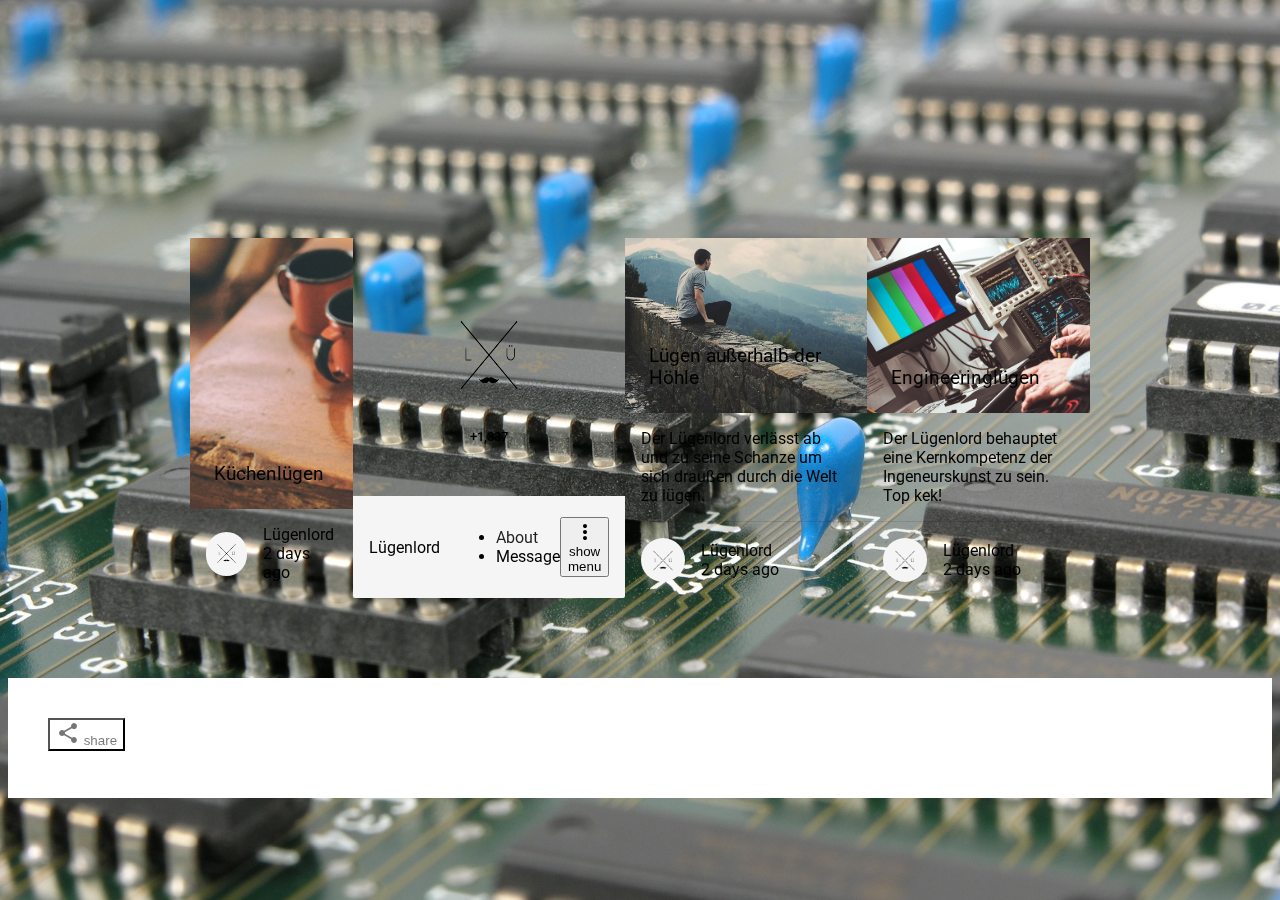
<file: index.html>
<!doctype html>
<!--
  Material Design Lite
  Copyright 2015 Google Inc. All rights reserved.

  Licensed under the Apache License, Version 2.0 (the "License");
  you may not use this file except in compliance with the License.
  You may obtain a copy of the License at

      https://www.apache.org/licenses/LICENSE-2.0

  Unless required by applicable law or agreed to in writing, software
  distributed under the License is distributed on an "AS IS" BASIS,
  WITHOUT WARRANTIES OR CONDITIONS OF ANY KIND, either express or implied.
  See the License for the specific language governing permissions and
  limitations under the License
-->
<html lang="en">
  <head>
    <meta charset="utf-8">
    <meta http-equiv="X-UA-Compatible" content="IE=edge">
    <meta name="description" content="A front-end template that helps you build fast, modern mobile web apps.">
    <meta name="viewport" content="width=device-width, initial-scale=1.0, minimum-scale=1.0">
    <title>Material Design Lite</title>

    <!-- Add to homescreen for Chrome on Android -->
    <meta name="mobile-web-app-capable" content="yes">
    <!--<link rel="icon" sizes="192x192" href="images/android-desktop.png">-->
    <link rel="icon" sizes="192x192" href="images/hipster.png">

    <!-- Add to homescreen for Safari on iOS -->
    <meta name="apple-mobile-web-app-capable" content="yes">
    <meta name="apple-mobile-web-app-status-bar-style" content="black">
    <meta name="apple-mobile-web-app-title" content="Material Design Lite">
    <link rel="apple-touch-icon-precomposed" href="images/ios-desktop.png">

    <!-- Tile icon for Win8 (144x144 + tile color) -->
    <meta name="msapplication-TileImage" content="images/touch/ms-touch-icon-144x144-precomposed.png">
    <meta name="msapplication-TileColor" content="#3372DF">

    <link rel="shortcut icon" href="images/favicon.png">

    <!-- SEO: If your mobile URL is different from the desktop URL, add a canonical link to the desktop page https://developers.google.com/webmasters/smartphone-sites/feature-phones -->
    <!--
    <link rel="canonical" href="http://www.example.com/">
    -->

    <link rel="stylesheet" href="https://fonts.googleapis.com/css?family=Roboto:regular,bold,italic,thin,light,bolditalic,black,medium&amp;lang=en">
    <link rel="stylesheet" href="https://fonts.googleapis.com/icon?family=Material+Icons">
    <link rel="stylesheet" href="https://code.getmdl.io/1.2.1/material.grey-orange.min.css">
    <link rel="stylesheet" href="style.css">
    <style>
    #view-source {
      position: fixed;
      display: block;
      right: 0;
      bottom: 0;
      margin-right: 40px;
      margin-bottom: 40px;
      z-index: 900;
    }
    </style>
  </head>
  <body>
    <div class="demo-blog mdl-layout mdl-js-layout has-drawer is-upgraded">
      <main class="mdl-layout__content">
        <div class="demo-blog__posts mdl-grid">
          <div class="mdl-card coffee-pic mdl-cell mdl-cell--8-col">
            <div class="mdl-card__media mdl-color-text--grey-50">
              <h3><a href="kitchen.html">Küchenlügen</a></h3>
            </div>
            <div class="mdl-card__supporting-text meta mdl-color-text--grey-600">
              <div class="minilogo"></div>
              <div>
                <strong>Lügenlord</strong>
                <span>2 days ago</span>
              </div>
            </div>
          </div>
          <div class="mdl-card something-else mdl-cell mdl-cell--8-col mdl-cell--4-col-desktop">
            <div class="mdl-card__media mdl-color--white mdl-color-text--grey-600">
              <img src="images/hipster.png">
              +1,337
            </div>
            <div class="mdl-card__supporting-text meta meta--fill mdl-color-text--grey-600">
              <div>
                <strong>Lügenlord</strong>
              </div>
              <ul class="mdl-menu mdl-js-menu mdl-menu--bottom-right mdl-js-ripple-effect" for="menubtn">
                <li class="mdl-menu__item"><a href="https://www.youtube.com/watch?v=kaZLhgkvqRU">About</a></li>
                <li class="mdl-menu__item">Message</li>
              </ul>
              <button id="menubtn" class="mdl-button mdl-js-button mdl-js-ripple-effect mdl-button--icon">
                <i class="material-icons" role="presentation">more_vert</i>
                <span class="visuallyhidden">show menu</span>
              </button>
            </div>
          </div>
          <div class="mdl-card on-the-road-again mdl-cell mdl-cell--12-col">
            <div class="mdl-card__media mdl-color-text--grey-50">
              <h3><a href="outside.html">Lügen außerhalb der Höhle</a></h3>
            </div>
            <div class="mdl-color-text--grey-600 mdl-card__supporting-text">
              Der Lügenlord verlässt ab und zu seine Schanze um sich draußen durch die Welt zu lügen.
            </div>
            <div class="mdl-card__supporting-text meta mdl-color-text--grey-600">
              <div class="minilogo"></div>
              <div>
                <strong>Lügenlord</strong>
                <span>2 days ago</span>
              </div>
            </div>
          </div>
          <div class="mdl-card shopping mdl-cell mdl-cell--12-col">
            <div class="mdl-card__media mdl-color-text--grey-50">
              <h3><a href="engineering.html">Engineeringlügen</a></h3>
            </div>
            <div class="mdl-card__supporting-text mdl-color-text--grey-600">
              Der Lügenlord behauptet eine Kernkompetenz der Ingeneurskunst zu sein. Top kek!
            </div>
            <div class="mdl-card__supporting-text meta mdl-color-text--grey-600">
              <div class="minilogo"></div>
              <div>
                <strong>Lügenlord</strong>
                <span>2 days ago</span>
              </div>
            </div>
          </div>
        </div>
        <footer class="mdl-mini-footer">
          <div class="mdl-mini-footer--left-section">
            <!--<button class="mdl-mini-footer--social-btn social-btn social-btn__twitter">
            <!--  <span class="visuallyhidden">Twitter</span>
            <!--</button>
            <!--<button class="mdl-mini-footer--social-btn social-btn social-btn__blogger">
            <!--  <span class="visuallyhidden">Facebook</span>
            <!--</button>
            <!--<button class="mdl-mini-footer--social-btn social-btn social-btn__gplus">
            <!--  <span class="visuallyhidden">Google Plus</span>
            <!--</button>-->
          </div>
          <div class="mdl-mini-footer--right-section">
            <button class="mdl-mini-footer--social-btn social-btn__share">
              <i class="material-icons" role="presentation">share</i>
              <span class="visuallyhidden">share</span>
            </button>
          </div>
        </footer>
      </main>
      <div class="mdl-layout__obfuscator"></div>
    </div>
    <script src="https://code.getmdl.io/1.2.1/material.min.js"></script>
  </body>
  <script>
    Array.prototype.forEach.call(document.querySelectorAll('.mdl-card__media'), function(el) {
      var link = el.querySelector('a');
      if(!link) {
        return;
      }
      var target = link.getAttribute('href');
      if(!target) {
        return;
      }
      el.addEventListener('click', function() {
        location.href = target;
      });
    });
  </script>
</html>
</file>
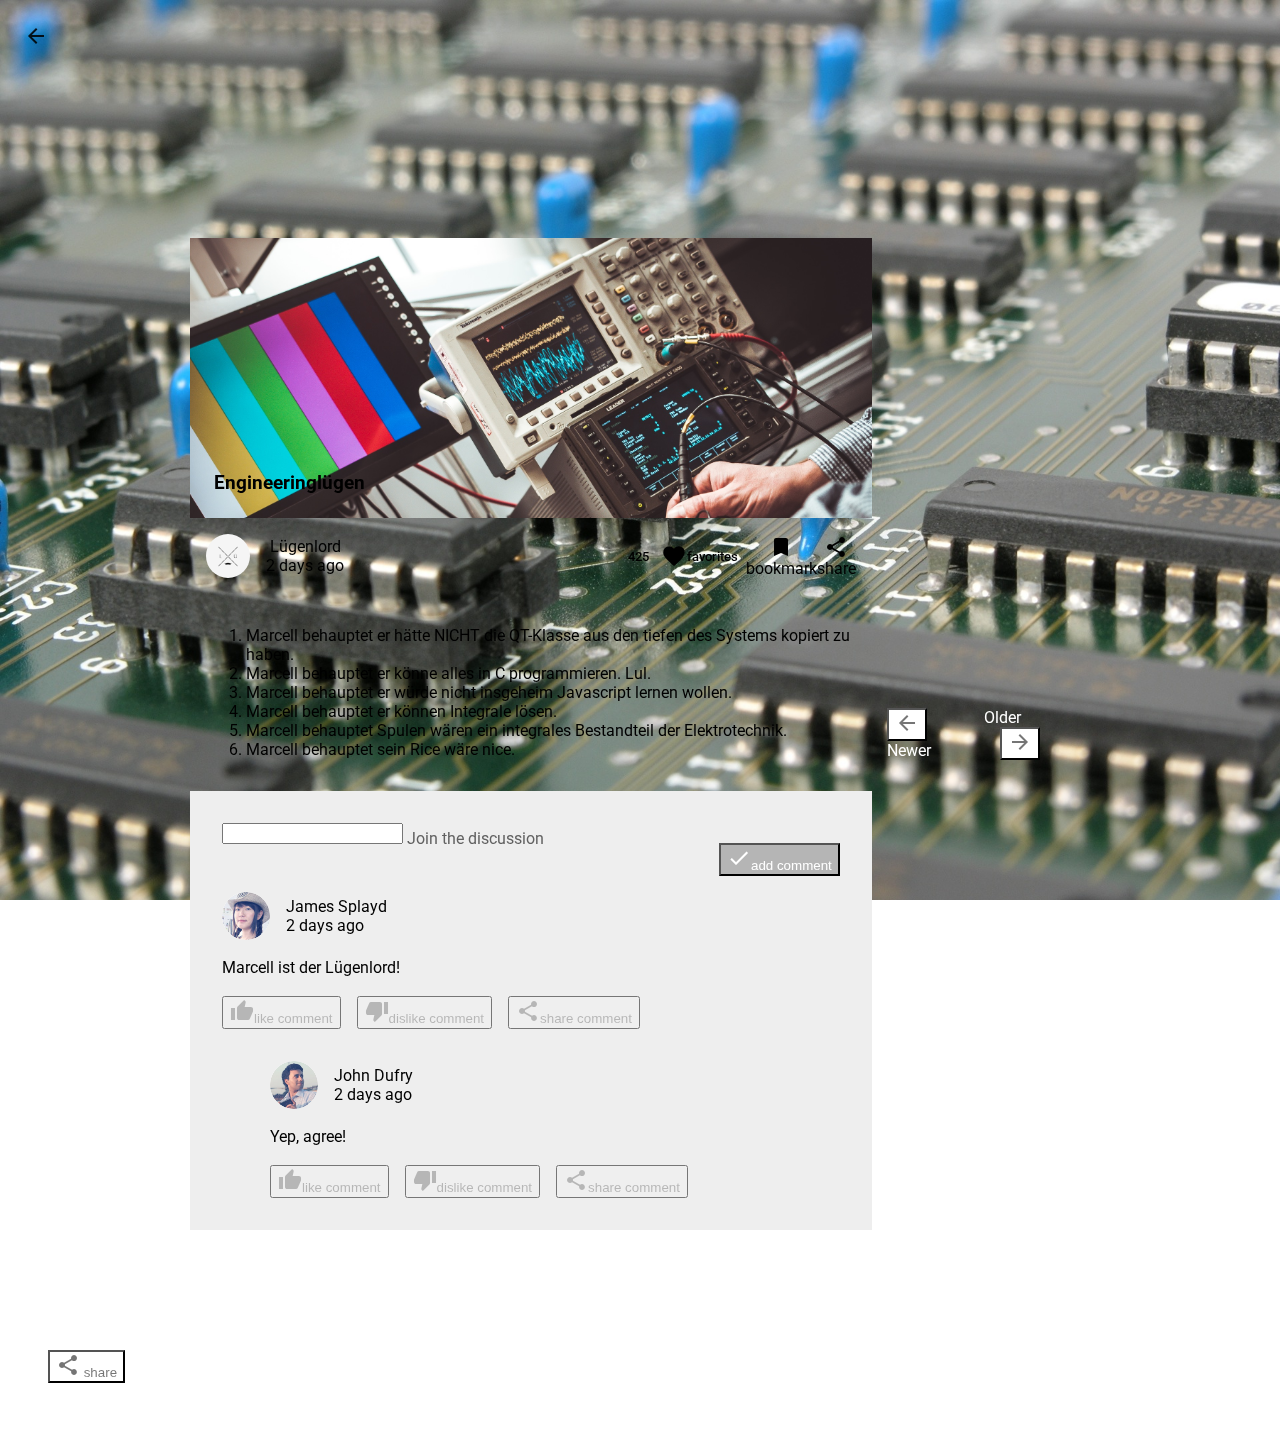
<file: engineering.html>
<!doctype html>
<!--
  Material Design Lite
  Copyright 2015 Google Inc. All rights reserved.

  Licensed under the Apache License, Version 2.0 (the "License");
  you may not use this file except in compliance with the License.
  You may obtain a copy of the License at

      https://www.apache.org/licenses/LICENSE-2.0

  Unless required by applicable law or agreed to in writing, software
  distributed under the License is distributed on an "AS IS" BASIS,
  WITHOUT WARRANTIES OR CONDITIONS OF ANY KIND, either express or implied.
  See the License for the specific language governing permissions and
  limitations under the License
-->
<html lang="en">
  <head>
    <meta charset="utf-8">
    <meta http-equiv="X-UA-Compatible" content="IE=edge">
    <meta name="description" content="A front-end template that helps you build fast, modern mobile web apps.">
    <meta name="viewport" content="width=device-width, initial-scale=1.0, minimum-scale=1.0">
    <title>Material Design Lite</title>

    <!-- Add to homescreen for Chrome on Android -->
    <meta name="mobile-web-app-capable" content="yes">
    <link rel="icon" sizes="192x192" href="images/touch/chrome-touch-icon-192x192.png">

    <!-- Add to homescreen for Safari on iOS -->
    <meta name="apple-mobile-web-app-capable" content="yes">
    <meta name="apple-mobile-web-app-status-bar-style" content="black">
    <meta name="apple-mobile-web-app-title" content="Material Design Lite">
    <link rel="apple-touch-icon-precomposed" href="apple-touch-icon-precomposed.png">

    <!-- Tile icon for Win8 (144x144 + tile color) -->
    <meta name="msapplication-TileImage" content="images/touch/ms-touch-icon-144x144-precomposed.png">
    <meta name="msapplication-TileColor" content="#3372DF">

    <!-- SEO: If your mobile URL is different from the desktop URL, add a canonical link to the desktop page https://developers.google.com/webmasters/smartphone-sites/feature-phones -->
    <!--
    <link rel="canonical" href="http://www.example.com/">
    -->

    <link href='//fonts.googleapis.com/css?family=Roboto:regular,bold,italic,thin,light,bolditalic,black,medium&amp;lang=en' rel='stylesheet' type='text/css'>
    <link href="https://fonts.googleapis.com/icon?family=Material+Icons"
      rel="stylesheet">
    <!--<link rel="stylesheet" href="$$hosted_libs_prefix$$/$$version$$/material.grey-orange.min.css">-->
    <link rel="stylesheet" href="https://code.getmdl.io/1.2.1/material.grey-orange.min.css">
    <link rel="stylesheet" href="styles.css">
    <style>
    #view-source {
      position: fixed;
      display: block;
      right: 0;
      bottom: 0;
      margin-right: 40px;
      margin-bottom: 40px;
      z-index: 900;
    }
    </style>
  </head>
  <body>
    <div class="demo-blog demo-blog--blogpost mdl-layout mdl-js-layout has-drawer is-upgraded">
      <main class="mdl-layout__content">
        <div class="demo-back">
          <a class="mdl-button mdl-js-button mdl-js-ripple-effect mdl-button--icon" href="index.html" title="go back" role="button">
            <i class="material-icons" role="presentation">arrow_back</i>
          </a>
        </div>
        <div class="demo-blog__posts mdl-grid">
          <div class="mdl-card mdl-shadow--4dp mdl-cell mdl-cell--12-col">
            <div class="mdl-card__media mdl-color-text--grey-50 engineering"">
              <h3>Engineeringlügen</h3>
            </div>
            <div class="mdl-color-text--grey-700 mdl-card__supporting-text meta">
              <div class="minilogo"></div>
              <div>
                <strong>Lügenlord</strong>
                <span>2 days ago</span>
              </div>
              <div class="section-spacer"></div>
              <div class="meta__favorites">
                425 <i class="material-icons" role="presentation">favorite</i>
                <span class="visuallyhidden">favorites</span>
              </div>
              <div>
                <i class="material-icons" role="presentation">bookmark</i>
                <span class="visuallyhidden">bookmark</span>
              </div>
              <div>
                <i class="material-icons" role="presentation">share</i>
                <span class="visuallyhidden">share</span>
              </div>
            </div>
            <div class="mdl-color-text--grey-700 mdl-card__supporting-text">
              <ol>
                <li>Marcell behauptet er hätte NICHT die QT-Klasse aus den tiefen des Systems kopiert zu haben.</li>
                <li>Marcell behauptet er könne alles in C programmieren. Lul.</li>
                <li>Marcell behauptet er würde nicht insgeheim Javascript lernen wollen.</li>
                <li>Marcell behauptet er können Integrale lösen.</li>
                <li>Marcell behauptet Spulen wären ein integrales Bestandteil der Elektrotechnik.</li>
                <li>Marcell behauptet sein Rice wäre nice.</li>
              </ol>
            </div>
            <div class="mdl-color-text--primary-contrast mdl-card__supporting-text comments">
              <form>
                <div class="mdl-textfield mdl-js-textfield mdl-textfield--floating-label">
                  <textarea rows=1 class="mdl-textfield__input" id="comment"></textarea>
                  <label for="comment" class="mdl-textfield__label">Join the discussion</label>
                </div>
                <button class="mdl-button mdl-js-button mdl-js-ripple-effect mdl-button--icon">
                  <i class="material-icons" role="presentation">check</i><span class="visuallyhidden">add comment</span>
                </button>
              </form>
              <div class="comment mdl-color-text--grey-700">
                <header class="comment__header">
                  <img src="images/co1.jpg" class="comment__avatar">
                  <div class="comment__author">
                    <strong>James Splayd</strong>
                    <span>2 days ago</span>
                  </div>
                </header>
                <div class="comment__text">
                  Marcell ist der Lügenlord!
                </div>
                <nav class="comment__actions">
                  <button class="mdl-button mdl-js-button mdl-js-ripple-effect mdl-button--icon">
                    <i class="material-icons" role="presentation">thumb_up</i><span class="visuallyhidden">like comment</span>
                  </button>
                  <button class="mdl-button mdl-js-button mdl-js-ripple-effect mdl-button--icon">
                    <i class="material-icons" role="presentation">thumb_down</i><span class="visuallyhidden">dislike comment</span>
                  </button>
                  <button class="mdl-button mdl-js-button mdl-js-ripple-effect mdl-button--icon">
                    <i class="material-icons" role="presentation">share</i><span class="visuallyhidden">share comment</span>
                  </button>
                </nav>
                <div class="comment__answers">
                  <div class="comment">
                    <header class="comment__header">
                      <img src="images/co2.jpg" class="comment__avatar">
                      <div class="comment__author">
                        <strong>John Dufry</strong>
                        <span>2 days ago</span>
                      </div>
                    </header>
                    <div class="comment__text">
                      Yep, agree!
                    </div>
                    <nav class="comment__actions">
                      <button class="mdl-button mdl-js-button mdl-js-ripple-effect mdl-button--icon">
                        <i class="material-icons" role="presentation">thumb_up</i><span class="visuallyhidden">like comment</span>
                      </button>
                      <button class="mdl-button mdl-js-button mdl-js-ripple-effect mdl-button--icon">
                        <i class="material-icons" role="presentation">thumb_down</i><span class="visuallyhidden">dislike comment</span>
                      </button>
                      <button class="mdl-button mdl-js-button mdl-js-ripple-effect mdl-button--icon">
                        <i class="material-icons" role="presentation">share</i><span class="visuallyhidden">share comment</span>
                      </button>
                    </nav>
                  </div>
                </div>
              </div>
            </div>
          </div>

          <nav class="demo-nav mdl-color-text--grey-50 mdl-cell mdl-cell--12-col">
            <a href="index.html" class="demo-nav__button">
              <button class="mdl-button mdl-js-button mdl-js-ripple-effect mdl-button--icon mdl-color--white mdl-color-text--grey-900" role="presentation">
                <i class="material-icons">arrow_back</i>
              </button>
              Newer
            </a>
            <div class="section-spacer"></div>
            <a href="index.html" class="demo-nav__button">
              Older
              <button class="mdl-button mdl-js-button mdl-js-ripple-effect mdl-button--icon mdl-color--white mdl-color-text--grey-900" role="presentation">
                <i class="material-icons">arrow_forward</i>
              </button>
            </a>
          </nav>
        </div>
        <footer class="mdl-mini-footer">
          <div class="mdl-mini-footer--left-section">
          </div>
          <div class="mdl-mini-footer--right-section">
            <button class="mdl-mini-footer--social-btn social-btn__share">
              <i class="material-icons" role="presentation">share</i>
              <span class="visuallyhidden">share</span>
            </button>
          </div>
        </footer>
      </main>
      <div class="mdl-layout__obfuscator"></div>
    </div>
    <script src="https://code.getmdl.io/1.2.1/material.min.js"></script>
    <script src='https://code.responsivevoice.org/responsivevoice.js'></script>
    <script src="script.js"></script>
  </body>
</html>
</file>
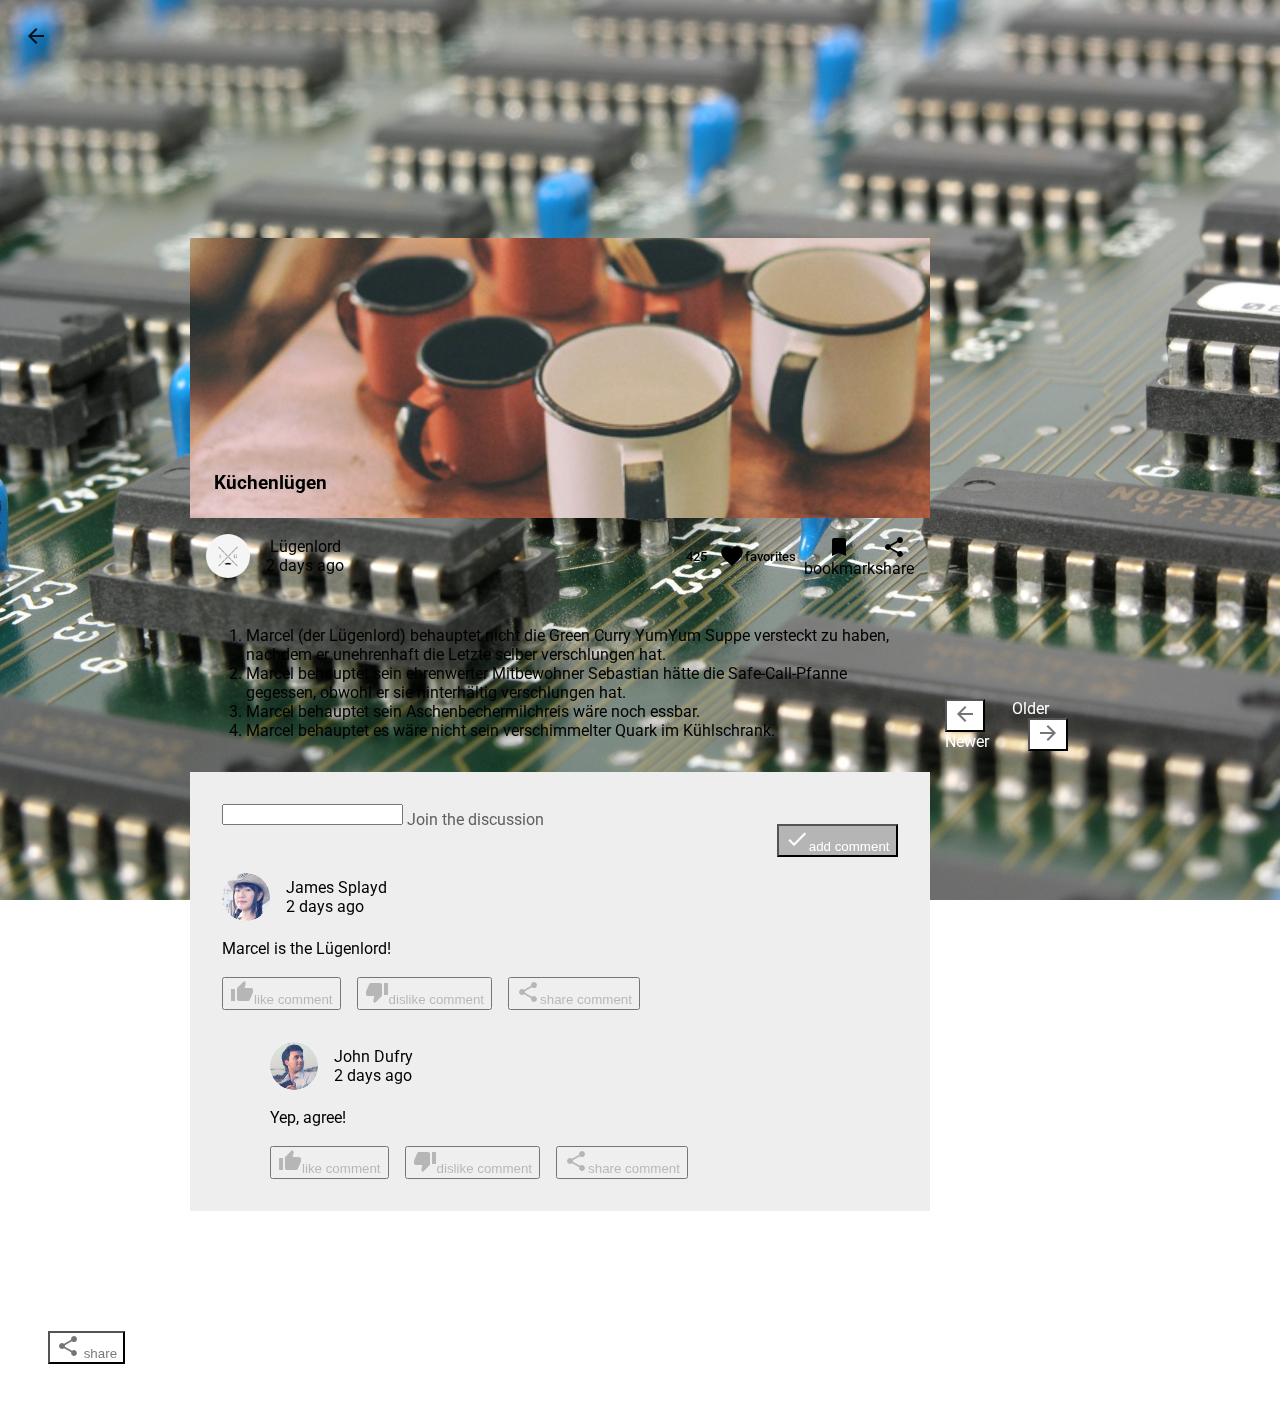
<file: kitchen.html>
<!doctype html>
<!--
  Material Design Lite
  Copyright 2015 Google Inc. All rights reserved.

  Licensed under the Apache License, Version 2.0 (the "License");
  you may not use this file except in compliance with the License.
  You may obtain a copy of the License at

      https://www.apache.org/licenses/LICENSE-2.0

  Unless required by applicable law or agreed to in writing, software
  distributed under the License is distributed on an "AS IS" BASIS,
  WITHOUT WARRANTIES OR CONDITIONS OF ANY KIND, either express or implied.
  See the License for the specific language governing permissions and
  limitations under the License
-->
<html lang="en">
  <head>
    <meta charset="utf-8">
    <meta http-equiv="X-UA-Compatible" content="IE=edge">
    <meta name="description" content="A front-end template that helps you build fast, modern mobile web apps.">
    <meta name="viewport" content="width=device-width, initial-scale=1.0, minimum-scale=1.0">
    <title>Material Design Lite</title>

    <!-- Add to homescreen for Chrome on Android -->
    <meta name="mobile-web-app-capable" content="yes">
    <link rel="icon" sizes="192x192" href="images/touch/chrome-touch-icon-192x192.png">

    <!-- Add to homescreen for Safari on iOS -->
    <meta name="apple-mobile-web-app-capable" content="yes">
    <meta name="apple-mobile-web-app-status-bar-style" content="black">
    <meta name="apple-mobile-web-app-title" content="Material Design Lite">
    <link rel="apple-touch-icon-precomposed" href="apple-touch-icon-precomposed.png">

    <!-- Tile icon for Win8 (144x144 + tile color) -->
    <meta name="msapplication-TileImage" content="images/touch/ms-touch-icon-144x144-precomposed.png">
    <meta name="msapplication-TileColor" content="#3372DF">

    <!-- SEO: If your mobile URL is different from the desktop URL, add a canonical link to the desktop page https://developers.google.com/webmasters/smartphone-sites/feature-phones -->
    <!--
    <link rel="canonical" href="http://www.example.com/">
    -->

    <link href='//fonts.googleapis.com/css?family=Roboto:regular,bold,italic,thin,light,bolditalic,black,medium&amp;lang=en' rel='stylesheet' type='text/css'>
    <link href="https://fonts.googleapis.com/icon?family=Material+Icons"
      rel="stylesheet">
    <!--<link rel="stylesheet" href="$$hosted_libs_prefix$$/$$version$$/material.grey-orange.min.css">-->
    <link rel="stylesheet" href="https://code.getmdl.io/1.2.1/material.grey-orange.min.css">
    <link rel="stylesheet" href="style.css">
    <style>
    #view-source {
      position: fixed;
      display: block;
      right: 0;
      bottom: 0;
      margin-right: 40px;
      margin-bottom: 40px;
      z-index: 900;
    }
    </style>
  </head>
  <body>
    <div class="demo-blog demo-blog--blogpost mdl-layout mdl-js-layout has-drawer is-upgraded">
      <main class="mdl-layout__content">
        <div class="demo-back">
          <a class="mdl-button mdl-js-button mdl-js-ripple-effect mdl-button--icon" href="index.html" title="go back" role="button">
            <i class="material-icons" role="presentation">arrow_back</i>
          </a>
        </div>
        <div class="demo-blog__posts mdl-grid">
          <div class="mdl-card mdl-shadow--4dp mdl-cell mdl-cell--12-col">
            <div class="mdl-card__media mdl-color-text--grey-50 kitchen">
              <h3>Küchenlügen</h3>
            </div>
            <div class="mdl-color-text--grey-700 mdl-card__supporting-text meta">
              <div class="minilogo"></div>
              <div>
                <strong>Lügenlord</strong>
                <span>2 days ago</span>
              </div>
              <div class="section-spacer"></div>
              <div class="meta__favorites">
                425 <i class="material-icons" role="presentation">favorite</i>
                <span class="visuallyhidden">favorites</span>
              </div>
              <div>
                <i class="material-icons" role="presentation">bookmark</i>
                <span class="visuallyhidden">bookmark</span>
              </div>
              <div>
                <i class="material-icons" role="presentation">share</i>
                <span class="visuallyhidden">share</span>
              </div>
            </div>
            <div class="mdl-color-text--grey-700 mdl-card__supporting-text">
              <ol>
                <li>Marcel (der Lügenlord) behauptet nicht die Green Curry YumYum Suppe versteckt zu haben, nachdem er unehrenhaft die Letzte selber verschlungen hat.</li>
                <li>Marcel behauptet sein ehrenwerter Mitbewohner Sebastian hätte die Safe-Call-Pfanne gegessen, obwohl er sie hinterhältig verschlungen hat.</li>
                <li>Marcel behauptet sein Aschenbechermilchreis wäre noch essbar.</li>
                <li>Marcel behauptet es wäre nicht sein verschimmelter Quark im Kühlschrank.</li>
              </ol>
            </div>
            <div class="mdl-color-text--primary-contrast mdl-card__supporting-text comments">
              <form>
                <div class="mdl-textfield mdl-js-textfield mdl-textfield--floating-label">
                  <textarea rows=1 class="mdl-textfield__input" id="comment"></textarea>
                  <label for="comment" class="mdl-textfield__label">Join the discussion</label>
                </div>
                <button class="mdl-button mdl-js-button mdl-js-ripple-effect mdl-button--icon">
                  <i class="material-icons" role="presentation">check</i><span class="visuallyhidden">add comment</span>
                </button>
              </form>
              <div class="comment mdl-color-text--grey-700">
                <header class="comment__header">
                  <img src="images/co1.jpg" class="comment__avatar">
                  <div class="comment__author">
                    <strong>James Splayd</strong>
                    <span>2 days ago</span>
                  </div>
                </header>
                <div class="comment__text">
                  Marcel is the Lügenlord!
                </div>
                <nav class="comment__actions">
                  <button class="mdl-button mdl-js-button mdl-js-ripple-effect mdl-button--icon">
                    <i class="material-icons" role="presentation">thumb_up</i><span class="visuallyhidden">like comment</span>
                  </button>
                  <button class="mdl-button mdl-js-button mdl-js-ripple-effect mdl-button--icon">
                    <i class="material-icons" role="presentation">thumb_down</i><span class="visuallyhidden">dislike comment</span>
                  </button>
                  <button class="mdl-button mdl-js-button mdl-js-ripple-effect mdl-button--icon">
                    <i class="material-icons" role="presentation">share</i><span class="visuallyhidden">share comment</span>
                  </button>
                </nav>
                <div class="comment__answers">
                  <div class="comment">
                    <header class="comment__header">
                      <img src="images/co2.jpg" class="comment__avatar">
                      <div class="comment__author">
                        <strong>John Dufry</strong>
                        <span>2 days ago</span>
                      </div>
                    </header>
                    <div class="comment__text">
                      Yep, agree!
                    </div>
                    <nav class="comment__actions">
                      <button class="mdl-button mdl-js-button mdl-js-ripple-effect mdl-button--icon">
                        <i class="material-icons" role="presentation">thumb_up</i><span class="visuallyhidden">like comment</span>
                      </button>
                      <button class="mdl-button mdl-js-button mdl-js-ripple-effect mdl-button--icon">
                        <i class="material-icons" role="presentation">thumb_down</i><span class="visuallyhidden">dislike comment</span>
                      </button>
                      <button class="mdl-button mdl-js-button mdl-js-ripple-effect mdl-button--icon">
                        <i class="material-icons" role="presentation">share</i><span class="visuallyhidden">share comment</span>
                      </button>
                    </nav>
                  </div>
                </div>
              </div>
            </div>
          </div>

          <nav class="demo-nav mdl-color-text--grey-50 mdl-cell mdl-cell--12-col">
            <a href="index.html" class="demo-nav__button">
              <button class="mdl-button mdl-js-button mdl-js-ripple-effect mdl-button--icon mdl-color--white mdl-color-text--grey-900" role="presentation">
                <i class="material-icons">arrow_back</i>
              </button>
              Newer
            </a>
            <div class="section-spacer"></div>
            <a href="index.html" class="demo-nav__button">
              Older
              <button class="mdl-button mdl-js-button mdl-js-ripple-effect mdl-button--icon mdl-color--white mdl-color-text--grey-900" role="presentation">
                <i class="material-icons">arrow_forward</i>
              </button>
            </a>
          </nav>
        </div>
        <footer class="mdl-mini-footer">
          <div class="mdl-mini-footer--left-section">
          </div>
          <div class="mdl-mini-footer--right-section">
            <button class="mdl-mini-footer--social-btn social-btn__share">
              <i class="material-icons" role="presentation">share</i>
              <span class="visuallyhidden">share</span>
            </button>
          </div>
        </footer>
      </main>
      <div class="mdl-layout__obfuscator"></div>
    </div>
    <script src="https://code.getmdl.io/1.2.1/material.min.js"></script>
    <script src='https://code.responsivevoice.org/responsivevoice.js'></script>
    <script src="script.js"></script>
  </body>
</html>
</file>
<file: style.css>
body::before {
    background-size: cover;
    background-attachment: fixed;
    content: '';
    will-change: transform;
    z-index: -1;
    left: 0;
    right: 0;
    bottom: 0;
    top: 0;
    position: fixed;
}
@media (max-width: 512px)  and (min-resolution: 1.5dppx),
       (max-width: 1024px) and (max-resolution: 1.5dppx) {
  body::before {
    background-image: url('images/bg_mother.jpeg');
  }
}
@media (min-width: 513px)  and (max-width: 1024px) and (min-resolution: 1.5dppx),
       (min-width: 1025px) and (max-width: 2048px) and (max-resolution: 1.5dppx)  {
  body::before {
    background-image: url('images/bg_mother.jpeg');
  }
}
@media (min-width: 1025px) and (min-resolution: 1.5dppx),
       (min-width: 2049px) and (max-resolution: 1.5dppx) {
  body::before {
    background-image: url('images/bg_mother.jpeg');
  }
}
body .demo-blog {
  font-family: 'Roboto', 'Helvetica', sans-serif;
}

.demo-blog .demo-blog__posts {
  max-width: 900px;
  padding: 0;
  display: flex;
  width: 100%;
  margin: 0 auto;
  flex-shrink: 0;
}

.demo-blog.mdl-layout .mdl-layout__content {
  padding-top: 230px;
  position: relative;
  -webkit-overflow-scrolling: touch;
}
.demo-blog .mdl-card {
  display: flex;
  flex-direction: column;
  align-items: stretch;
  min-height: 360px;
}
.demo-blog .mdl-card__title {
  padding: 16px;
  flex-grow: 1;
}
.demo-blog .mdl-card__media {
  box-sizing: border-box;
  background-size: cover;
  padding: 24px;
  display: flex;
  flex-grow: 1;
  flex-direction: row;
  align-items: flex-end;
  cursor: pointer;
}
.demo-blog .mdl-card__media a,
.demo-blog .mdl-card__title a {
  color: inherit;
}
.demo-blog .mdl-card__supporting-text {
  width: 100%;
  padding: 16px;
  min-height: 64px;
  display: flex;
  align-items: center;
}
.demo-blog .mdl-card__supporting-text strong {
  font-weight: 400;
}
.demo-blog .mdl-card__media ~ .mdl-card__supporting-text {
  min-height: 64px;
}
.demo-blog .mdl-card__supporting-text:not(:last-child) {
  box-sizing: border-box;
  min-height: 76px;
}
.demo-blog:not(.demo-blog--blogpost) .mdl-card__supporting-text ~ .mdl-card__supporting-text {
  border-top: 1px solid rgba(0,0,0,0.1);
}

.demo-blog .mdl-card__actions:first-child {
  margin-left: 0;
}
.demo-blog .meta {
  box-sizing: border-box;
  padding: 16px;
  display: flex;
  flex-direction: row;
  align-items: center;
  justify-content: flex-start;
  height: auto;
}
.demo-blog .meta > .meta__favorites{
  flex-direction: row;
  margin: 0 8px;
  font-size: 13px;
  font-weight: 500;
}
.demo-blog .meta > .meta__favorites .material-icons {
  font-size: 2em;
  cursor: pointer;
  margin-left: 12px;
}
.demo-blog .mdl-card .meta.meta--fill {
  justify-content: space-between;
}
.demo-blog .meta > *:first-child {
  margin-right: 16px;
}
.demo-blog .meta > * {
  display: flex;
  flex-direction: column;
}
.demo-blog.is-small-screen .demo-blog__posts > .mdl-card.coffee-pic {
  order: 0;
}
.demo-blog.is-small-screen .demo-blog__posts > .mdl-card.something-else {
  order: -1;
}
.demo-blog .coffee-pic .mdl-card__media {
  background-image: url('images/coffee.jpg');
}
.demo-blog .something-else .mdl-card__media {
  display: flex;
  flex-direction: column;
  justify-content: center;
  align-items: center;
}
.demo-blog .something-else > button {
  position: absolute;
  top: 0;
  right: 28px;
  transform: translate(0px, -28px);
}
.demo-blog .something-else .mdl-card__media {
  font-size: 13px;
  font-weight: 500;
  border-top-left-radius: 2px;
  border-top-right-radius: 2px;
}
.demo-blog .something-else .mdl-card__media img {
  width: 128px;
  height: 128px;
  margin-bottom: 10px;
}
.demo-blog .something-else .mdl-card__supporting-text {
  background-color: #F5F5F5;
  border-bottom-left-radius: 2px;
  border-bottom-right-radius: 2px;
}
.demo-blog .on-the-road-again .mdl-card__media {
  background-image: url('images/road.jpg');
}
.demo-blog .shopping .mdl-card__media {
  background-image: url('images/engineering_small.jpeg');
}
.demo-blog .demo-blog__posts > .demo-nav {
  margin: 12px 15px;
  display: flex;
  flex-direction: row;
  justify-content: space-between;
  align-items: center;
  color: white;
  font-weight: 500;
}
.demo-blog .demo-blog__posts > .demo-nav > .demo-nav__button {
  color: white;
  text-decoration: none;
}
.demo-blog .demo-blog__posts > .demo-nav .mdl-button {
  color: rgba(0,0,0,0.54);
  background-color: white;
}
.demo-blog .demo-blog__posts > .demo-nav > .demo-nav__button:first-child .mdl-button {
  margin-right: 16px;
}
.demo-blog .demo-blog__posts > .demo-nav > .demo-nav__button:last-child .mdl-button {
  margin-left: 16px;
}
.demo-blog .mdl-card > a {
  color: inherit;
  text-decoration: none;
  font-weight: inherit;
}
.demo-blog .mdl-card h3 {
  margin: 0;
}
.demo-blog .mdl-card h3 a {
  text-decoration: none;
}
.demo-blog .mdl-card h3.quote:before, .demo-blog .mdl-card h3.quote:after {
  display: block;
  font-size: 3em;
  margin-top: 0.5em;
}
.demo-blog .mdl-card h3.quote:before {
  content: '“';
}
.demo-blog .mdl-card h3.quote:after {
  content: '”';
}
.demo-blog--blogpost .custom-header {
  background-color: transparent;
}
.demo-blog--blogpost .demo-blog__posts > .mdl-card .mdl-card__media {
  /*background-image: url('images/road_big.jpg');*/
  height: 280px;
}
.engineering{
  background-image: url('images/engineering_large.jpeg');
}
.kitchen{
  background-image: url('images/coffee.jpg');
}
.outside{
  background-image: url('images/road_big.jpg');
}
.demo-blog--blogpost .comments {
  background-color: #EEE;
}
.demo-blog--blogpost .meta > * {
  align-items: center;
}
.demo-blog--blogpost .meta + .mdl-card__supporting-text {
  border: 0;
  display: flex;
  flex-direction: column;
}
.demo-blog--blogpost .meta + .mdl-card__supporting-text p {
  max-width: 512px;
  margin: 16px auto;
  font-size: 16px;
  line-height: 28px;
}

.demo-blog--blogpost .comments {
  display: flex;
  flex-direction: column;
  justify-content: flex-start;
  align-items: stretch;
  padding: 32px;
  box-sizing: border-box;
}
.demo-blog--blogpost .comments > form {
  display: flex;
  flex-direction: row;
  margin-bottom: 16px;
}
.demo-blog--blogpost .comments > form .mdl-textfield {
  flex-grow: 1;
  margin-right: 16px;
  color: rgb(97, 97, 97);
}
/* Workaround for Firefox.
 * User agent stylesheet kept overwriting the font in FF only.
 */
.demo-blog--blogpost .comments > form .mdl-textfield .mdl-textfield__input {
  font-family: 'Roboto', 'Helvetica', sans-serif;
}
.demo-blog--blogpost .comments > form .mdl-textfield input,
.demo-blog--blogpost .comments > form .mdl-textfield textarea {
  resize: none;
}
.demo-blog--blogpost .comments > form button {
  margin-top: 20px;
  background-color: rgba(0, 0, 0, 0.24);
  color: white;
}
.demo-blog--blogpost .comments .comment {
  display: flex;
  flex-direction: column;
  align-items: stretch;
}
.demo-blog--blogpost .comments .comment > .comment__header {
  display: flex;
  flex-direction: row;
  align-items: center;
  margin-bottom: 16px;
}
.demo-blog--blogpost .comments .comment > .comment__header > .comment__avatar {
  width: 48px;
  height: 48px;
  border-radius: 24px;
  margin-right: 16px;
}
.demo-blog--blogpost .comments .comment > .comment__header > .comment__author {
  flex-grow: 1;
  display: flex;
  flex-direction: column;
}
.demo-blog--blogpost .comments .comment > .comment__text {
  line-height: 1.5em;
}
.demo-blog--blogpost .comments .comment > .comment__actions {
  display: flex;
  flex-direction: row;
  justify-content: flex-start;
  align-items: center;
  font-size: 0.8em;
  margin-top: 16px;
}
.demo-blog--blogpost .comments .comment > .comment__actions button {
  margin-right: 16px;
  color: rgba(0, 0, 0, 0.24);
}
.demo-blog--blogpost .comments .comment > .comment__answers {
  padding-top: 32px;
  padding-left: 48px;
}

.demo-blog--blogpost .demo-back {
  position: absolute;
  top: 16px;
  left: 16px;
  color: white;
  z-index: 9999;
}
.demo-blog .section-spacer {
  flex-grow: 1;
}
.demo-blog .something-else {
  overflow: visible;
  z-index: 10;
}
.demo-blog .amazing .mdl-card__title {
  background-color: #263238;
}
.demo-blog .minilogo {
  width: 44px;
  height: 44px;
  /*background-image: url('images/avatar.png');*/
  background-image: url('images/hipster.png');
  background-position: center;
  background-repeat: no-repeat;
  background-size: 100%;
  border-radius: 22px;
  background-color: #F5F5F5;
}

/* Fixes for IE 10 */
.mdl-grid {
  display: flex !important;
}

.social-btn {
  background-position: center;
  background-size: contain;
  background-repeat: no-repeat;
  background-color: transparent;
  margin: 0 16px;
  width: 24px;
  height: 24px;
  cursor: pointer;
  opacity: 0.46;
  border-radius: 2px;
}
.social-btn__twitter {
  background-image: url('https://www.gstatic.com/images/icons/material/system/2x/post_twitter_black_24dp.png');
}
.social-btn__blogger {
  background-image: url('https://www.gstatic.com/images/icons/material/system/2x/post_facebook_black_24dp.png');
}
.social-btn__gplus {
  background-image: url('https://www.gstatic.com/images/icons/material/system/2x/post_gplus_black_24dp.png');
}
.social-btn__share {
  color: rgba(0, 0, 0, 0.54);
  background: transparent;
}

.demo-blog .mdl-mini-footer {
  margin-top: 80px;
  height: 120px;
  padding: 40px;
  align-items: center;
  background-color: white;
  box-sizing: border-box;
}
a {
  color: rgba(0,0,0,.87);
  font-weight: initial;
  text-decoration: none;
}
</file>
<file: styles.css>
body::before {
    background-size: cover;
    background-attachment: fixed;
    content: '';
    will-change: transform;
    z-index: -1;
    left: 0;
    right: 0;
    bottom: 0;
    top: 0;
    position: fixed;
}
@media (max-width: 512px)  and (min-resolution: 1.5dppx),
       (max-width: 1024px) and (max-resolution: 1.5dppx) {
  body::before {
    background-image: url('images/bg_mother.jpeg');
  }
}
@media (min-width: 513px)  and (max-width: 1024px) and (min-resolution: 1.5dppx),
       (min-width: 1025px) and (max-width: 2048px) and (max-resolution: 1.5dppx)  {
  body::before {
    background-image: url('images/bg_mother.jpeg');
  }
}
@media (min-width: 1025px) and (min-resolution: 1.5dppx),
       (min-width: 2049px) and (max-resolution: 1.5dppx) {
  body::before {
    background-image: url('images/bg_mother.jpeg');
  }
}
body .demo-blog {
  font-family: 'Roboto', 'Helvetica', sans-serif;
}

.demo-blog .demo-blog__posts {
  max-width: 900px;
  padding: 0;
  display: flex;
  width: 100%;
  margin: 0 auto;
  flex-shrink: 0;
}

.demo-blog.mdl-layout .mdl-layout__content {
  padding-top: 230px;
  position: relative;
  -webkit-overflow-scrolling: touch;
}
.demo-blog .mdl-card {
  display: flex;
  flex-direction: column;
  align-items: stretch;
  min-height: 360px;
}
.demo-blog .mdl-card__title {
  padding: 16px;
  flex-grow: 1;
}
.demo-blog .mdl-card__media {
  box-sizing: border-box;
  background-size: cover;
  padding: 24px;
  display: flex;
  flex-grow: 1;
  flex-direction: row;
  align-items: flex-end;
  cursor: pointer;
}
.demo-blog .mdl-card__media a,
.demo-blog .mdl-card__title a {
  color: inherit;
}
.demo-blog .mdl-card__supporting-text {
  width: 100%;
  padding: 16px;
  min-height: 64px;
  display: flex;
  align-items: center;
}
.demo-blog .mdl-card__supporting-text strong {
  font-weight: 400;
}
.demo-blog .mdl-card__media ~ .mdl-card__supporting-text {
  min-height: 64px;
}
.demo-blog .mdl-card__supporting-text:not(:last-child) {
  box-sizing: border-box;
  min-height: 76px;
}
.demo-blog:not(.demo-blog--blogpost) .mdl-card__supporting-text ~ .mdl-card__supporting-text {
  border-top: 1px solid rgba(0,0,0,0.1);
}

.demo-blog .mdl-card__actions:first-child {
  margin-left: 0;
}
.demo-blog .meta {
  box-sizing: border-box;
  padding: 16px;
  display: flex;
  flex-direction: row;
  align-items: center;
  justify-content: flex-start;
  height: auto;
}
.demo-blog .meta > .meta__favorites{
  flex-direction: row;
  margin: 0 8px;
  font-size: 13px;
  font-weight: 500;
}
.demo-blog .meta > .meta__favorites .material-icons {
  font-size: 2em;
  cursor: pointer;
  margin-left: 12px;
}
.demo-blog .mdl-card .meta.meta--fill {
  justify-content: space-between;
}
.demo-blog .meta > *:first-child {
  margin-right: 16px;
}
.demo-blog .meta > * {
  display: flex;
  flex-direction: column;
}
.demo-blog.is-small-screen .demo-blog__posts > .mdl-card.coffee-pic {
  order: 0;
}
.demo-blog.is-small-screen .demo-blog__posts > .mdl-card.something-else {
  order: -1;
}
.demo-blog .coffee-pic .mdl-card__media {
  background-image: url('images/coffee.jpg');
}
.demo-blog .something-else .mdl-card__media {
  display: flex;
  flex-direction: column;
  justify-content: center;
  align-items: center;
}
.demo-blog .something-else > button {
  position: absolute;
  top: 0;
  right: 28px;
  transform: translate(0px, -28px);
}
.demo-blog .something-else .mdl-card__media {
  font-size: 13px;
  font-weight: 500;
  border-top-left-radius: 2px;
  border-top-right-radius: 2px;
}
.demo-blog .something-else .mdl-card__media img {
  width: 128px;
  height: 128px;
  margin-bottom: 10px;
}
.demo-blog .something-else .mdl-card__supporting-text {
  background-color: #F5F5F5;
  border-bottom-left-radius: 2px;
  border-bottom-right-radius: 2px;
}
.demo-blog .on-the-road-again .mdl-card__media {
  background-image: url('images/road.jpg');
}
.demo-blog .shopping .mdl-card__media {
  background-image: url('images/engineering_small.jpeg');
}
.demo-blog .demo-blog__posts > .demo-nav {
  margin: 12px 15px;
  display: flex;
  flex-direction: row;
  justify-content: space-between;
  align-items: center;
  color: white;
  font-weight: 500;
}
.demo-blog .demo-blog__posts > .demo-nav > .demo-nav__button {
  color: white;
  text-decoration: none;
}
.demo-blog .demo-blog__posts > .demo-nav .mdl-button {
  color: rgba(0,0,0,0.54);
  background-color: white;
}
.demo-blog .demo-blog__posts > .demo-nav > .demo-nav__button:first-child .mdl-button {
  margin-right: 16px;
}
.demo-blog .demo-blog__posts > .demo-nav > .demo-nav__button:last-child .mdl-button {
  margin-left: 16px;
}
.demo-blog .mdl-card > a {
  color: inherit;
  text-decoration: none;
  font-weight: inherit;
}
.demo-blog .mdl-card h3 {
  margin: 0;
}
.demo-blog .mdl-card h3 a {
  text-decoration: none;
}
.demo-blog .mdl-card h3.quote:before, .demo-blog .mdl-card h3.quote:after {
  display: block;
  font-size: 3em;
  margin-top: 0.5em;
}
.demo-blog .mdl-card h3.quote:before {
  content: '“';
}
.demo-blog .mdl-card h3.quote:after {
  content: '”';
}
.demo-blog--blogpost .custom-header {
  background-color: transparent;
}
.demo-blog--blogpost .demo-blog__posts > .mdl-card .mdl-card__media {
  /*background-image: url('images/road_big.jpg');*/
  height: 280px;
}
.engineering{
  background-image: url('images/engineering_large.jpeg');
}
.kitchen{
  background-image: url('images/coffee.jpg');
}
.outside{
  background-image: url('images/road_big.jpg');
}
.demo-blog--blogpost .comments {
  background-color: #EEE;
}
.demo-blog--blogpost .meta > * {
  align-items: center;
}
.demo-blog--blogpost .meta + .mdl-card__supporting-text {
  border: 0;
  display: flex;
  flex-direction: column;
}
.demo-blog--blogpost .meta + .mdl-card__supporting-text p {
  max-width: 512px;
  margin: 16px auto;
  font-size: 16px;
  line-height: 28px;
}

.demo-blog--blogpost .comments {
  display: flex;
  flex-direction: column;
  justify-content: flex-start;
  align-items: stretch;
  padding: 32px;
  box-sizing: border-box;
}
.demo-blog--blogpost .comments > form {
  display: flex;
  flex-direction: row;
  margin-bottom: 16px;
}
.demo-blog--blogpost .comments > form .mdl-textfield {
  flex-grow: 1;
  margin-right: 16px;
  color: rgb(97, 97, 97);
}
/* Workaround for Firefox.
 * User agent stylesheet kept overwriting the font in FF only.
 */
.demo-blog--blogpost .comments > form .mdl-textfield .mdl-textfield__input {
  font-family: 'Roboto', 'Helvetica', sans-serif;
}
.demo-blog--blogpost .comments > form .mdl-textfield input,
.demo-blog--blogpost .comments > form .mdl-textfield textarea {
  resize: none;
}
.demo-blog--blogpost .comments > form button {
  margin-top: 20px;
  background-color: rgba(0, 0, 0, 0.24);
  color: white;
}
.demo-blog--blogpost .comments .comment {
  display: flex;
  flex-direction: column;
  align-items: stretch;
}
.demo-blog--blogpost .comments .comment > .comment__header {
  display: flex;
  flex-direction: row;
  align-items: center;
  margin-bottom: 16px;
}
.demo-blog--blogpost .comments .comment > .comment__header > .comment__avatar {
  width: 48px;
  height: 48px;
  border-radius: 24px;
  margin-right: 16px;
}
.demo-blog--blogpost .comments .comment > .comment__header > .comment__author {
  flex-grow: 1;
  display: flex;
  flex-direction: column;
}
.demo-blog--blogpost .comments .comment > .comment__text {
  line-height: 1.5em;
}
.demo-blog--blogpost .comments .comment > .comment__actions {
  display: flex;
  flex-direction: row;
  justify-content: flex-start;
  align-items: center;
  font-size: 0.8em;
  margin-top: 16px;
}
.demo-blog--blogpost .comments .comment > .comment__actions button {
  margin-right: 16px;
  color: rgba(0, 0, 0, 0.24);
}
.demo-blog--blogpost .comments .comment > .comment__answers {
  padding-top: 32px;
  padding-left: 48px;
}

.demo-blog--blogpost .demo-back {
  position: absolute;
  top: 16px;
  left: 16px;
  color: white;
  z-index: 9999;
}
.demo-blog .section-spacer {
  flex-grow: 1;
}
.demo-blog .something-else {
  overflow: visible;
  z-index: 10;
}
.demo-blog .amazing .mdl-card__title {
  background-color: #263238;
}
.demo-blog .minilogo {
  width: 44px;
  height: 44px;
  /*background-image: url('images/avatar.png');*/
  background-image: url('images/hipster.png');
  background-position: center;
  background-repeat: no-repeat;
  background-size: 100%;
  border-radius: 22px;
  background-color: #F5F5F5;
}

/* Fixes for IE 10 */
.mdl-grid {
  display: flex !important;
}

.social-btn {
  background-position: center;
  background-size: contain;
  background-repeat: no-repeat;
  background-color: transparent;
  margin: 0 16px;
  width: 24px;
  height: 24px;
  cursor: pointer;
  opacity: 0.46;
  border-radius: 2px;
}
.social-btn__twitter {
  background-image: url('https://www.gstatic.com/images/icons/material/system/2x/post_twitter_black_24dp.png');
}
.social-btn__blogger {
  background-image: url('https://www.gstatic.com/images/icons/material/system/2x/post_facebook_black_24dp.png');
}
.social-btn__gplus {
  background-image: url('https://www.gstatic.com/images/icons/material/system/2x/post_gplus_black_24dp.png');
}
.social-btn__share {
  color: rgba(0, 0, 0, 0.54);
  background: transparent;
}

.demo-blog .mdl-mini-footer {
  margin-top: 80px;
  height: 120px;
  padding: 40px;
  align-items: center;
  background-color: white;
  box-sizing: border-box;
}
a {
  color: rgba(0,0,0,.87);
  font-weight: initial;
  text-decoration: none;
}
</file>
